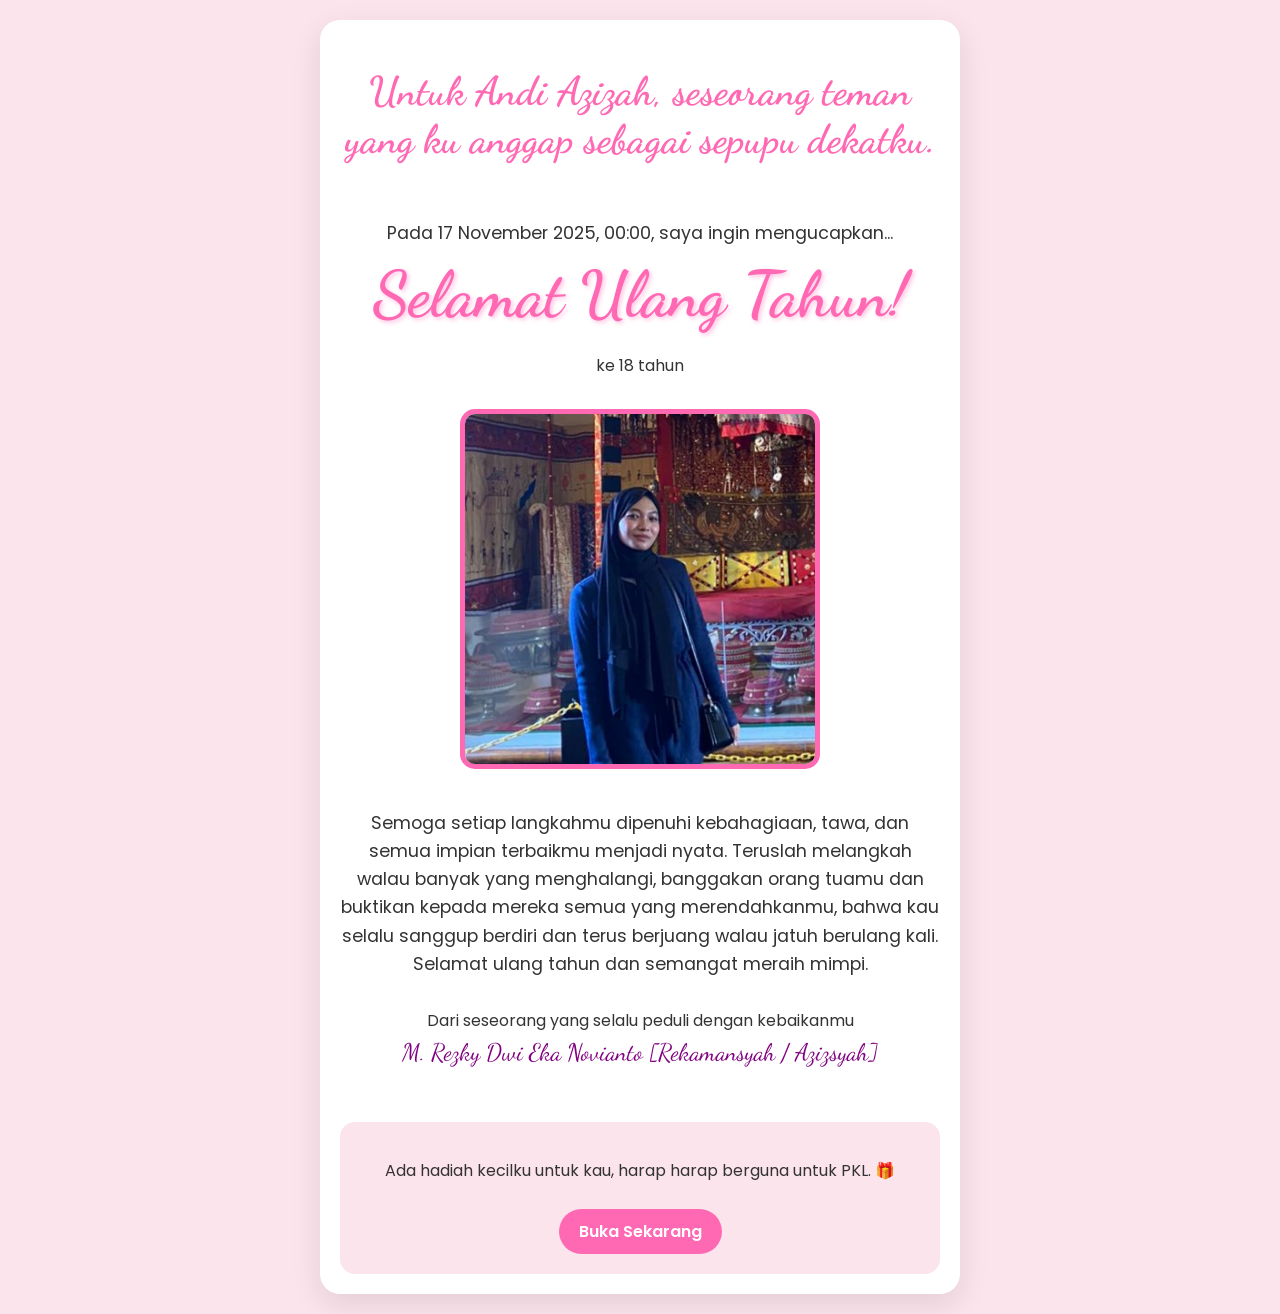
<file: index.html>
<!DOCTYPE html>
<html lang="id">
<head>
    <meta charset="UTF-8">
    <meta name="viewport" content="width=device-width, initial-scale=1.0">
    <title>HBD ZIZAH! 🎉</title>
    <link rel="stylesheet" href="style.css">
    <link href="https://fonts.googleapis.com/css2?family=Dancing+Script:wght@400;700&family=Poppins:wght@300;400;600&display=swap" rel="stylesheet">
</head>
<body>

    <audio id="background-music" loop autoplay>
        <source src="happy birthday to you - piano instrumental with lyrics.mp3" type="audio/mpeg">
        Browser Anda tidak mendukung elemen audio.
    </audio>

    <div class="container">
        <header>
            <h1>Untuk Andi Azizah, seseorang teman yang ku anggap sebagai sepupu dekatku.</h1>
        </header>
        
        <section class="main-message">
            <p class="intro">Pada 17 November 2025, 00:00, saya ingin mengucapkan...</p>
            <h2 class="hbd-text">Selamat Ulang Tahun!</h2>
            <p>ke 18 tahun</p>
            <img src="azizah.jpg" alt="Foto Ulang Tahun Spesial" class="birthday-image">
            
            <p class="wish-text">Semoga setiap langkahmu dipenuhi kebahagiaan, tawa, dan semua impian terbaikmu menjadi nyata. Teruslah melangkah walau banyak yang menghalangi, banggakan orang tuamu dan buktikan kepada mereka semua yang merendahkanmu, bahwa kau selalu sanggup berdiri dan terus berjuang walau jatuh berulang kali. Selamat ulang tahun dan semangat meraih mimpi.</p>

            <div class="signature">
                <p class="sender-namex">Dari seseorang yang selalu peduli dengan kebaikanmu</p>
                <p class="sender-name">M. Rezky Dwi Eka Novianto [Rekamansyah / Azizsyah]</p>
            </div>
        </section>

        <section class="notes">
            <p>Ada hadiah kecilku untuk kau, harap harap berguna untuk PKL. 🎁</p>
            <a href="microsoft.html" target="_blank" class="gift-button">Buka Sekarang</a>
        </section>
    </div>
    <script>
        const music = document.getElementById('background-music');
        const toggleMusicButton = document.getElementById('toggle-music');

        let isMusicPlaying = false;
        
        // Coba putar otomatis saat halaman dimuat
        window.onload = function() {
            music.play().then(() => {
                isMusicPlaying = true;
                toggleMusicButton.textContent = '⏸'; // Tanda Pause
            }).catch(e => {
                // Jika autoplay diblokir, tampilkan tombol play
                toggleMusicButton.style.display = 'block';
                toggleMusicButton.textContent = '▶️'; // Tanda Play
            });
        };

        // Fungsi tombol play/pause manual
        toggleMusicButton.addEventListener('click', function() {
            if (music.paused) {
                music.play();
                toggleMusicButton.textContent = '⏸';
            } else {
                music.pause();
                toggleMusicButton.textContent = '▶️';
            }
        });
    </script>
</body>

</html>
</file>
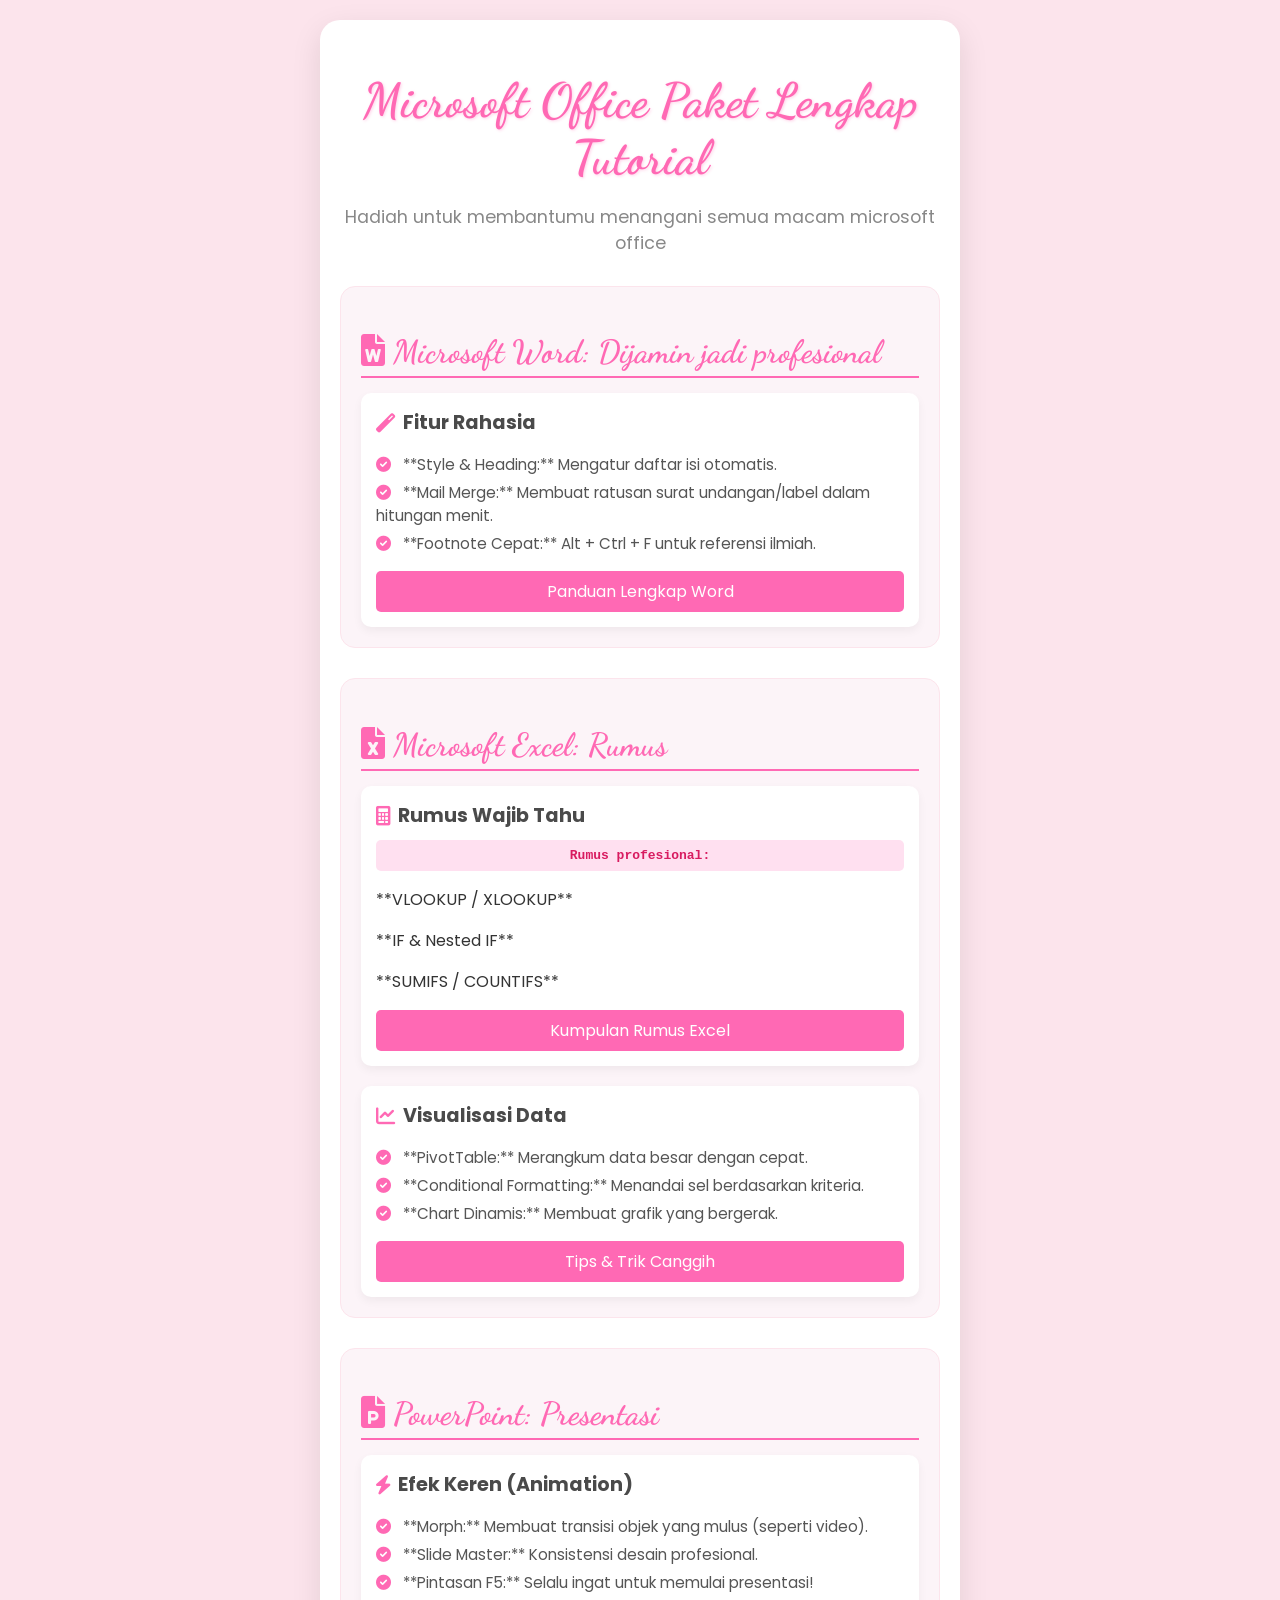
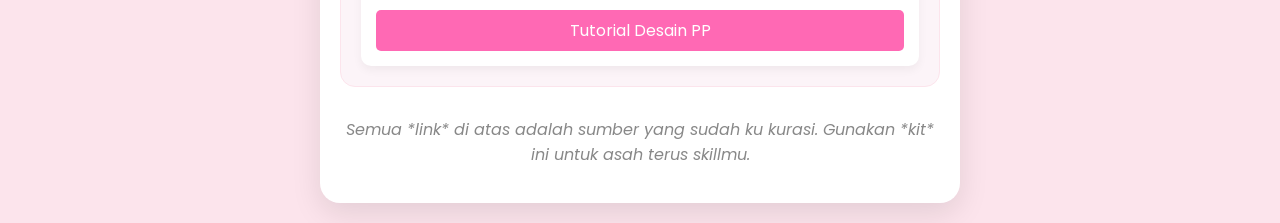
<file: microsoft.html>
<!DOCTYPE html>
<html lang="id">
<head>
    <meta charset="UTF-8">
    <meta name="viewport" content="width=device-width, initial-scale=1.0">
    <title>Hadiah yang bikin pusing</title>
    <link rel="stylesheet" href="style.css"> 
    <link href="https://fonts.googleapis.com/css2?family=Dancing+Script:wght@400;700&family=Poppins:wght@300;400;600&display=swap" rel="stylesheet">
    <link rel="stylesheet" href="https://cdnjs.cloudflare.com/ajax/libs/font-awesome/6.0.0-beta3/css/all.min.css">
</head>
<body>
    <div class="container hadiah-page">
        <header>
            <h1 class="pink-title">Microsoft Office Paket Lengkap Tutorial</h1>
            <p class="subtitle">Hadiah untuk membantumu menangani semua macam microsoft office</p>
        </header>

        <section class="office-section word-section">
            <h2><i class="fas fa-file-word"></i> Microsoft Word: Dijamin jadi profesional</h2>
            <div class="feature-grid">
                <div class="feature-card">
                    <h3><i class="fas fa-magic"></i> Fitur Rahasia</h3>
                    <ul>
                        <li><i class="fas fa-check-circle"></i> **Style & Heading:** Mengatur daftar isi otomatis.</li>
                        <li><i class="fas fa-check-circle"></i> **Mail Merge:** Membuat ratusan surat undangan/label dalam hitungan menit.</li>
                        <li><i class="fas fa-check-circle"></i> **Footnote Cepat:** Alt + Ctrl + F untuk referensi ilmiah.</li>
                    </ul>
                    <a href="https://youtu.be/HVE7Zxjc-Uo?si=6KED8Wa9fRdtlJJ7" target="_blank" class="learn-button">Panduan Lengkap Word</a>
                </div>
            </div>
        </section>

        <section class="office-section excel-section">
            <h2><i class="fas fa-file-excel"></i> Microsoft Excel: Rumus</h2>
            <div class="feature-grid">
                <div class="feature-card">
                    <h3><i class="fas fa-calculator"></i> Rumus Wajib Tahu</h3>
                    <p class="code-snippet">Rumus profesional:</p>
                    <p>**VLOOKUP / XLOOKUP**</p>
                    <p>**IF & Nested IF**</p>
                    <p>**SUMIFS / COUNTIFS**</p>
                    <a href="https://youtu.be/f0aM8mzXUTQ?si=wuGGdkEW3RBZ620t" target="_blank" class="learn-button">Kumpulan Rumus Excel</a>
                </div>
                <div class="feature-card">
                    <h3><i class="fas fa-chart-line"></i> Visualisasi Data</h3>
                    <ul>
                        <li><i class="fas fa-check-circle"></i> **PivotTable:** Merangkum data besar dengan cepat.</li>
                        <li><i class="fas fa-check-circle"></i> **Conditional Formatting:** Menandai sel berdasarkan kriteria.</li>
                        <li><i class="fas fa-check-circle"></i> **Chart Dinamis:** Membuat grafik yang bergerak.</li>
                    </ul>
                    <a href="https://youtu.be/Qsw1TFoRpfg?si=E3WwePlkMbJ-ws44" target="_blank" class="learn-button">Tips & Trik Canggih</a>
                </div>
            </div>
        </section>

        <section class="office-section powerpoint-section">
            <h2><i class="fas fa-file-powerpoint"></i> PowerPoint: Presentasi</h2>
            <div class="feature-grid">
                <div class="feature-card">
                    <h3><i class="fas fa-bolt"></i> Efek Keren (Animation)</h3>
                    <ul>
                        <li><i class="fas fa-check-circle"></i> **Morph:** Membuat transisi objek yang mulus (seperti video).</li>
                        <li><i class="fas fa-check-circle"></i> **Slide Master:** Konsistensi desain profesional.</li>
                        <li><i class="fas fa-check-circle"></i> **Pintasan F5:** Selalu ingat untuk memulai presentasi!</li>
                    </ul>
                    <a href="https://youtu.be/U0ZfvgOVawE?si=mAtNkplKpOqmL_EF" target="_blank" class="learn-button">Tutorial Desain PP</a>
                </div>
            </div>
        </section>

        <div class="closing-note">
            <p>Semua *link* di atas adalah sumber yang sudah ku kurasi. Gunakan *kit* ini untuk asah terus skillmu.</p>
        </div>
    </div>
</body>
</html>
</file>
<file: style.css>
:root {
    --primary-color: #ff69b4; /* Pink - warna feminin */
    --secondary-color: #fce4ec; /* Pink muda */
    --text-color: #333;
    --font-heading: 'Dancing Script', cursive;
    --font-body: 'Poppins', sans-serif;
}

body {
    font-family: var(--font-body);
    background-color: var(--secondary-color);
    color: var(--text-color);
    margin: 0;
    padding: 0;
    display: flex;
    justify-content: center;
    align-items: center;
    min-height: 100vh;
    box-sizing: border-box;
}

.container {
    background-color: #ffffff;
    padding: 20px;
    margin: 20px;
    border-radius: 20px;
    box-shadow: 0 10px 30px rgba(0, 0, 0, 0.1);
    max-width: 600px;
    width: 100%;
    text-align: center;
}

header h1 {
    font-family: var(--font-heading);
    font-size: 2.5em;
    color: var(--primary-color);
    margin-bottom: 20px;
}

.main-message {
    padding: 20px 0;
}

.intro {
    font-size: 1.1em;
    margin-bottom: 10px;
}

.hbd-text {
    font-family: var(--font-heading);
    font-size: 4em;
    color: var(--primary-color);
    text-shadow: 2px 2px 4px rgba(255, 105, 180, 0.4);
    margin: 10px 0 20px 0;
}

.birthday-image {
    width: 100%;
    max-width: 350px;
    height: auto;
    border-radius: 15px;
    margin: 15px 0;
    border: 5px solid var(--primary-color);
    object-fit: cover;
}

.wish-text {
    font-size: 1.1em;
    line-height: 1.6;
    margin-bottom: 30px;
}

.signature {
    margin-top: 30px;
}

.signature p {
    margin: 5px 0;
}

.sender-name {
    font-family: var(--font-heading);
    font-size: 1.5em;
    color: purple;
}

.notes {
    margin-top: 30px;
    padding: 20px;
    background-color: var(--secondary-color);
    border-radius: 15px;
}

.gift-button {
    display: inline-block;
    background-color: var(--primary-color);
    color: white;
    padding: 10px 20px;
    border-radius: 25px;
    text-decoration: none;
    font-weight: 600;
    margin-top: 10px;
    transition: background-color 0.3s ease;
}

.gift-button:hover {
    background-color: #e05c9a; /* Warna pink sedikit gelap saat di-hover */
}

footer {
    margin-top: 20px;
    font-size: 0.8em;
    color: #999;
}

/* Responsif untuk layar kecil (Penting untuk Google) */
@media (max-width: 600px) {
    header h1 {
        font-size: 2em;
    }

    .hbd-text {
        font-size: 3em;
    }

    .container {
        padding: 15px;
        margin: 10px;
    }

    .wish-text, .intro {
        font-size: 1em;
    }
}

/* --- Styling Halaman Hadiah (hadiah.html) --- */

.hadiah-page .pink-title {
    font-size: 3em;
    margin-bottom: 5px;
    text-shadow: 1px 1px 3px rgba(255, 105, 180, 0.3);
}

.hadiah-page .subtitle {
    font-size: 1.1em;
    color: #888;
    margin-bottom: 30px;
}

.office-section {
    background-color: #fcf4f8; /* Pink sangat muda */
    border-radius: 15px;
    padding: 20px;
    margin-bottom: 30px;
    border: 1px solid var(--secondary-color);
    text-align: left;
}

.office-section h2 {
    font-family: var(--font-heading);
    color: var(--primary-color);
    font-size: 2em;
    margin-bottom: 15px;
    border-bottom: 2px solid var(--primary-color);
    padding-bottom: 5px;
}

.feature-grid {
    display: flex;
    gap: 20px;
    flex-wrap: wrap; /* Penting untuk responsif */
}

.feature-card {
    background-color: #ffffff;
    padding: 15px;
    border-radius: 10px;
    box-shadow: 0 4px 10px rgba(0, 0, 0, 0.05);
    flex: 1 1 300px; /* Fleksibel untuk responsif */
}

.feature-card h3 {
    color: #4a4a4a;
    font-size: 1.2em;
    margin-top: 0;
    margin-bottom: 10px;
    display: flex;
    align-items: center;
}

.feature-card i {
    margin-right: 8px;
    color: var(--primary-color);
}

.feature-card ul {
    list-style: none;
    padding: 0;
}

.feature-card li {
    margin-bottom: 5px;
    font-size: 0.95em;
    color: #555;
}

.code-snippet {
    background-color: #ffe0f0;
    color: #d81b60;
    padding: 8px;
    border-radius: 5px;
    font-family: monospace;
    font-weight: bold;
    margin: 10px 0;
    text-align: center;
}

.learn-button {
    display: block;
    text-align: center;
    background-color: var(--primary-color);
    color: white;
    padding: 8px;
    border-radius: 5px;
    text-decoration: none;
    margin-top: 15px;
    transition: background-color 0.3s;
}

.learn-button:hover {
    background-color: #e05c9a;
}

.closing-note {
    margin-top: 30px;
    font-style: italic;
    color: #888;
    text-align: center;
}

/* Penyesuaian Responsif untuk Ponsel */
@media (max-width: 600px) {
    .feature-grid {
        flex-direction: column;
    }
    
    .feature-card {
        flex: 1 1 100%;
    }
    
    .hadiah-page .pink-title {
        font-size: 2.5em;
    }
}
</file>
